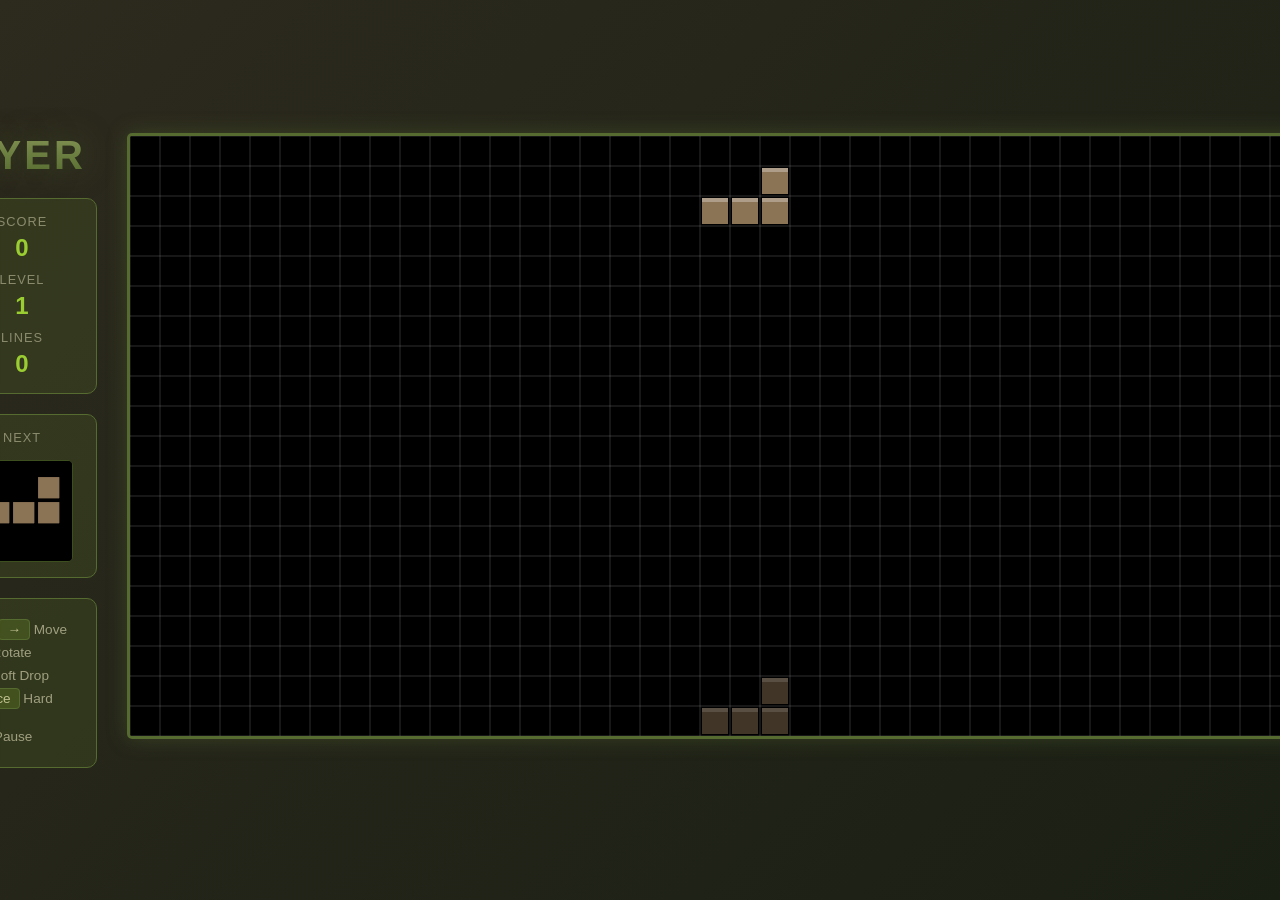
<file: index.html>
<!DOCTYPE html>
<html lang="en">
<head>
    <meta charset="UTF-8">
    <meta name="viewport" content="width=device-width, initial-scale=1.0">
    <title>Myer</title>
    <link rel="stylesheet" href="style.css">
</head>
<body>
    <div class="game-container">
        <div class="sidebar">
            <h1>MYER</h1>
            <div class="score-panel">
                <div class="stat">
                    <span class="label">Score</span>
                    <span id="score">0</span>
                </div>
                <div class="stat">
                    <span class="label">Level</span>
                    <span id="level">1</span>
                </div>
                <div class="stat">
                    <span class="label">Lines</span>
                    <span id="lines">0</span>
                </div>
            </div>
            <div class="next-piece">
                <span class="label">Next</span>
                <canvas id="next-canvas" width="100" height="100"></canvas>
            </div>
            <div class="controls">
                <p><kbd>&larr;</kbd> <kbd>&rarr;</kbd> Move</p>
                <p><kbd>&uarr;</kbd> Rotate</p>
                <p><kbd>&darr;</kbd> Soft Drop</p>
                <p><kbd>Space</kbd> Hard Drop</p>
                <p><kbd>P</kbd> Pause</p>
            </div>
        </div>
        <div class="game-board">
            <canvas id="game-canvas" width="1200" height="600"></canvas>
            <div id="game-over" class="overlay hidden">
                <h2>Game Over</h2>
                <p>Final Score: <span id="final-score">0</span></p>
                <button id="restart-btn">Play Again</button>
            </div>
            <div id="pause-screen" class="overlay hidden">
                <h2>Paused</h2>
                <p>Press P to resume</p>
            </div>
        </div>
    </div>
    <script src="game.js"></script>
</body>
</html>
</file>
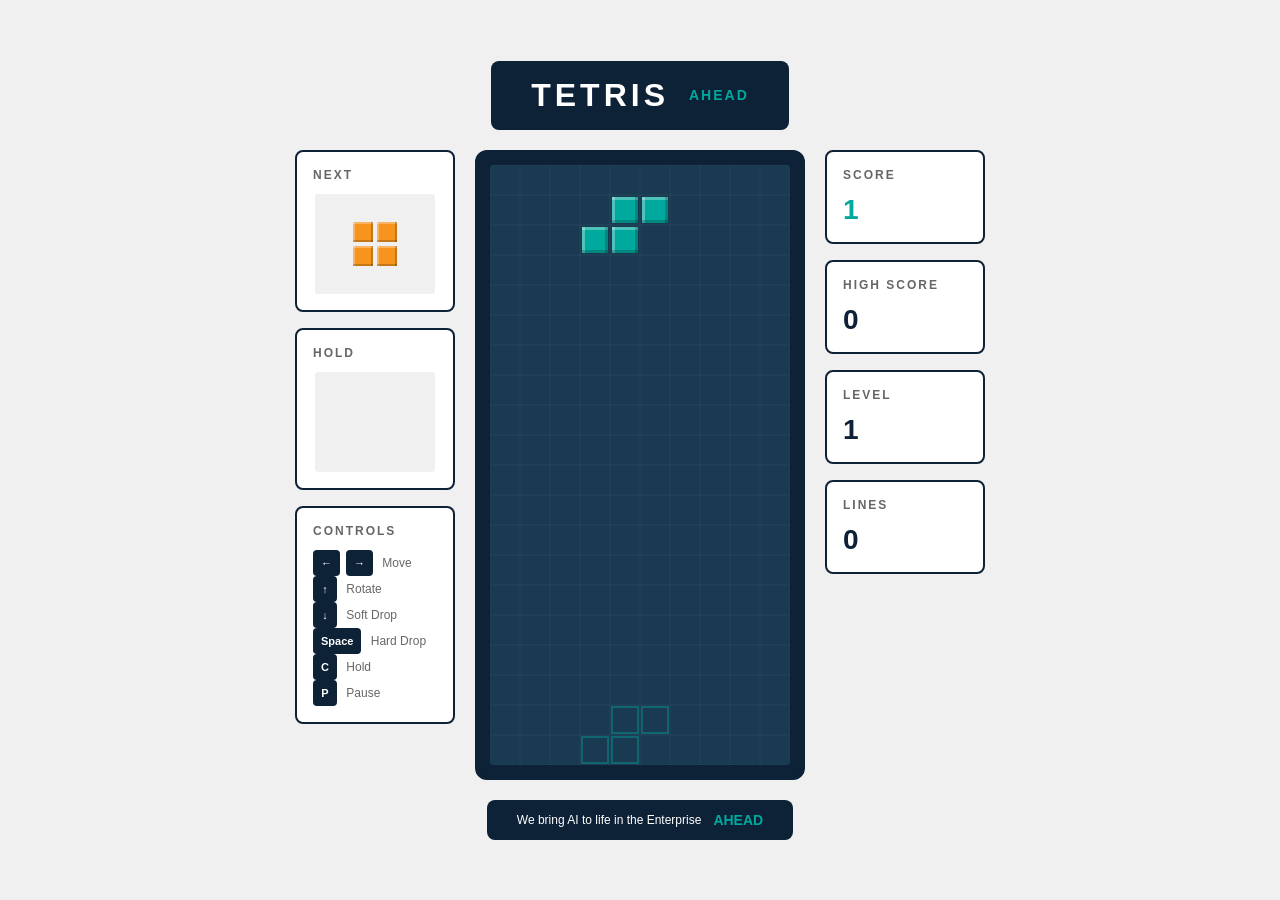
<file: tetris.html>
<!DOCTYPE html>
<html lang="en">
<head>
    <meta charset="UTF-8">
    <meta name="viewport" content="width=device-width, initial-scale=1.0">
    <title>TETRIS | AHEAD</title>
    <style>
        * {
            margin: 0;
            padding: 0;
            box-sizing: border-box;
        }

        body {
            background: #F0F0F0;
            display: flex;
            justify-content: center;
            align-items: center;
            min-height: 100vh;
            font-family: 'Segoe UI', Tahoma, Geneva, Verdana, sans-serif;
            color: #0D2137;
        }

        .game-container {
            display: flex;
            flex-direction: column;
            align-items: center;
            gap: 20px;
        }

        .header {
            background: #0D2137;
            padding: 16px 40px;
            border-radius: 8px;
            display: flex;
            align-items: center;
            gap: 20px;
        }

        .game-title {
            font-size: 32px;
            font-weight: bold;
            color: #FFFFFF;
            letter-spacing: 4px;
        }

        .brand {
            font-size: 14px;
            font-weight: bold;
            color: #00A99D;
            letter-spacing: 2px;
        }

        .game-area {
            display: flex;
            gap: 20px;
            align-items: flex-start;
        }

        .side-panel {
            display: flex;
            flex-direction: column;
            gap: 16px;
            width: 160px;
        }

        .panel {
            background: #FFFFFF;
            border-radius: 8px;
            padding: 16px;
            border: 2px solid #0D2137;
        }

        .panel-title {
            font-size: 12px;
            text-transform: uppercase;
            letter-spacing: 2px;
            color: #666666;
            margin-bottom: 12px;
            font-weight: 600;
        }

        .preview-canvas {
            display: block;
            margin: 0 auto;
            background: #F0F0F0;
            border-radius: 4px;
        }

        .stat-value {
            font-size: 28px;
            font-weight: bold;
            color: #0D2137;
        }

        .stat-value.highlight {
            color: #00A99D;
        }

        .controls-list {
            font-size: 12px;
            color: #666666;
            line-height: 2;
        }

        .controls-list span {
            display: inline-block;
            background: #0D2137;
            color: #FFFFFF;
            padding: 2px 8px;
            border-radius: 4px;
            font-weight: 600;
            font-size: 11px;
            margin-right: 6px;
            min-width: 24px;
            text-align: center;
        }

        .board-container {
            position: relative;
            background: #0D2137;
            border-radius: 12px;
            padding: 12px;
            border: 3px solid #0D2137;
        }

        #gameBoard {
            display: block;
            background: #1a3a52;
            border-radius: 4px;
        }

        .overlay {
            position: absolute;
            top: 12px;
            left: 12px;
            right: 12px;
            bottom: 12px;
            background: rgba(13, 33, 55, 0.95);
            display: flex;
            flex-direction: column;
            justify-content: center;
            align-items: center;
            border-radius: 4px;
            z-index: 10;
        }

        .overlay.hidden {
            display: none;
        }

        .overlay-title {
            font-size: 36px;
            font-weight: bold;
            margin-bottom: 20px;
            text-transform: uppercase;
            letter-spacing: 4px;
        }

        .overlay-title.game-over {
            color: #F7941D;
        }

        .overlay-title.paused {
            color: #00A99D;
        }

        .overlay-score {
            font-size: 24px;
            font-weight: 600;
            color: #FFFFFF;
            margin-bottom: 8px;
        }

        .overlay-instruction {
            font-size: 14px;
            color: #CCCCCC;
            margin-top: 20px;
        }

        .high-score-display {
            font-size: 16px;
            color: #F7941D;
            margin-top: 8px;
            font-weight: 600;
        }

        .footer {
            background: #0D2137;
            padding: 12px 30px;
            border-radius: 8px;
            display: flex;
            align-items: center;
            justify-content: center;
            gap: 12px;
        }

        .footer-text {
            font-size: 12px;
            color: #FFFFFF;
        }

        .footer-brand {
            font-size: 14px;
            font-weight: bold;
            color: #00A99D;
        }
    </style>
</head>
<body>
    <div class="game-container">
        <div class="header">
            <h1 class="game-title">TETRIS</h1>
            <span class="brand">AHEAD</span>
        </div>
        <div class="game-area">
            <div class="side-panel">
                <div class="panel">
                    <div class="panel-title">Next</div>
                    <canvas id="nextPiece" class="preview-canvas" width="120" height="100"></canvas>
                </div>
                <div class="panel">
                    <div class="panel-title">Hold</div>
                    <canvas id="holdPiece" class="preview-canvas" width="120" height="100"></canvas>
                </div>
                <div class="panel">
                    <div class="panel-title">Controls</div>
                    <div class="controls-list">
                        <span>&larr;</span><span>&rarr;</span> Move<br>
                        <span>&uarr;</span> Rotate<br>
                        <span>&darr;</span> Soft Drop<br>
                        <span>Space</span> Hard Drop<br>
                        <span>C</span> Hold<br>
                        <span>P</span> Pause
                    </div>
                </div>
            </div>
            <div class="board-container">
                <canvas id="gameBoard" width="300" height="600"></canvas>
                <div id="pauseOverlay" class="overlay hidden">
                    <div class="overlay-title paused">Paused</div>
                    <div class="overlay-instruction">Press P to resume</div>
                </div>
                <div id="gameOverOverlay" class="overlay hidden">
                    <div class="overlay-title game-over">Game Over</div>
                    <div id="finalScore" class="overlay-score">Score: 0</div>
                    <div id="highScoreDisplay" class="high-score-display"></div>
                    <div class="overlay-instruction">Press R to restart</div>
                </div>
            </div>
            <div class="side-panel">
                <div class="panel">
                    <div class="panel-title">Score</div>
                    <div id="score" class="stat-value highlight">0</div>
                </div>
                <div class="panel">
                    <div class="panel-title">High Score</div>
                    <div id="highScore" class="stat-value">0</div>
                </div>
                <div class="panel">
                    <div class="panel-title">Level</div>
                    <div id="level" class="stat-value">1</div>
                </div>
                <div class="panel">
                    <div class="panel-title">Lines</div>
                    <div id="lines" class="stat-value">0</div>
                </div>
            </div>
        </div>
        <div class="footer">
            <span class="footer-text">We bring AI to life in the Enterprise</span>
            <span class="footer-brand">AHEAD</span>
        </div>
    </div>

    <script>
        // ============================================
        // CONSTANTS
        // ============================================
        const BOARD_WIDTH = 10;
        const BOARD_HEIGHT = 20;
        const BLOCK_SIZE = 30;
        const PREVIEW_BLOCK_SIZE = 24;

        // AHEAD Brand Colors applied to Tetrominoes
        const COLORS = {
            I: '#00A99D',  // Teal - accent color
            O: '#F7941D',  // Orange - highlight color
            T: '#0D2137',  // Dark Navy - primary
            S: '#00A99D',  // Teal
            Z: '#F7941D',  // Orange
            J: '#0D2137',  // Dark Navy
            L: '#1a5a6e'   // Medium teal-navy blend
        };

        // Tetromino shapes (each rotation state)
        const SHAPES = {
            I: [
                [[0, 0, 0, 0], [1, 1, 1, 1], [0, 0, 0, 0], [0, 0, 0, 0]],
                [[0, 0, 1, 0], [0, 0, 1, 0], [0, 0, 1, 0], [0, 0, 1, 0]],
                [[0, 0, 0, 0], [0, 0, 0, 0], [1, 1, 1, 1], [0, 0, 0, 0]],
                [[0, 1, 0, 0], [0, 1, 0, 0], [0, 1, 0, 0], [0, 1, 0, 0]]
            ],
            O: [
                [[1, 1], [1, 1]],
                [[1, 1], [1, 1]],
                [[1, 1], [1, 1]],
                [[1, 1], [1, 1]]
            ],
            T: [
                [[0, 1, 0], [1, 1, 1], [0, 0, 0]],
                [[0, 1, 0], [0, 1, 1], [0, 1, 0]],
                [[0, 0, 0], [1, 1, 1], [0, 1, 0]],
                [[0, 1, 0], [1, 1, 0], [0, 1, 0]]
            ],
            S: [
                [[0, 1, 1], [1, 1, 0], [0, 0, 0]],
                [[0, 1, 0], [0, 1, 1], [0, 0, 1]],
                [[0, 0, 0], [0, 1, 1], [1, 1, 0]],
                [[1, 0, 0], [1, 1, 0], [0, 1, 0]]
            ],
            Z: [
                [[1, 1, 0], [0, 1, 1], [0, 0, 0]],
                [[0, 0, 1], [0, 1, 1], [0, 1, 0]],
                [[0, 0, 0], [1, 1, 0], [0, 1, 1]],
                [[0, 1, 0], [1, 1, 0], [1, 0, 0]]
            ],
            J: [
                [[1, 0, 0], [1, 1, 1], [0, 0, 0]],
                [[0, 1, 1], [0, 1, 0], [0, 1, 0]],
                [[0, 0, 0], [1, 1, 1], [0, 0, 1]],
                [[0, 1, 0], [0, 1, 0], [1, 1, 0]]
            ],
            L: [
                [[0, 0, 1], [1, 1, 1], [0, 0, 0]],
                [[0, 1, 0], [0, 1, 0], [0, 1, 1]],
                [[0, 0, 0], [1, 1, 1], [1, 0, 0]],
                [[1, 1, 0], [0, 1, 0], [0, 1, 0]]
            ]
        };

        // Wall kick data for SRS
        const WALL_KICKS = {
            normal: [
                [[0, 0], [-1, 0], [-1, 1], [0, -2], [-1, -2]],
                [[0, 0], [1, 0], [1, -1], [0, 2], [1, 2]],
                [[0, 0], [1, 0], [1, 1], [0, -2], [1, -2]],
                [[0, 0], [-1, 0], [-1, -1], [0, 2], [-1, 2]]
            ],
            I: [
                [[0, 0], [-2, 0], [1, 0], [-2, -1], [1, 2]],
                [[0, 0], [-1, 0], [2, 0], [-1, 2], [2, -1]],
                [[0, 0], [2, 0], [-1, 0], [2, 1], [-1, -2]],
                [[0, 0], [1, 0], [-2, 0], [1, -2], [-2, 1]]
            ]
        };

        // ============================================
        // GAME STATE
        // ============================================
        let board = [];
        let currentPiece = null;
        let nextPiece = null;
        let holdPiece = null;
        let canHold = true;
        let score = 0;
        let level = 1;
        let lines = 0;
        let highScore = parseInt(localStorage.getItem('tetrisHighScore')) || 0;
        let gameOver = false;
        let paused = false;
        let lastDropTime = 0;
        let lockDelay = 0;
        let isLocking = false;
        let clearingLines = false;
        let linesToClear = [];
        let clearAnimationFrame = 0;

        // ============================================
        // CANVAS SETUP
        // ============================================
        const canvas = document.getElementById('gameBoard');
        const ctx = canvas.getContext('2d');
        const nextCanvas = document.getElementById('nextPiece');
        const nextCtx = nextCanvas.getContext('2d');
        const holdCanvas = document.getElementById('holdPiece');
        const holdCtx = holdCanvas.getContext('2d');

        // ============================================
        // PIECE CLASS
        // ============================================
        class Piece {
            constructor(type) {
                this.type = type;
                this.color = COLORS[type];
                this.rotationState = 0;
                this.shape = SHAPES[type][0];
                this.x = Math.floor(BOARD_WIDTH / 2) - Math.ceil(this.shape[0].length / 2);
                this.y = 0;
            }

            getShape() {
                return SHAPES[this.type][this.rotationState];
            }

            rotate(direction = 1) {
                return (this.rotationState + direction + 4) % 4;
            }
        }

        // ============================================
        // BOARD MANAGEMENT
        // ============================================
        function createBoard() {
            board = [];
            for (let y = 0; y < BOARD_HEIGHT; y++) {
                board[y] = [];
                for (let x = 0; x < BOARD_WIDTH; x++) {
                    board[y][x] = null;
                }
            }
        }

        function getRandomPiece() {
            const pieces = ['I', 'O', 'T', 'S', 'Z', 'J', 'L'];
            const type = pieces[Math.floor(Math.random() * pieces.length)];
            return new Piece(type);
        }

        // ============================================
        // COLLISION DETECTION
        // ============================================
        function isValidPosition(piece, offsetX = 0, offsetY = 0, rotationState = null) {
            const shape = rotationState !== null ? SHAPES[piece.type][rotationState] : piece.getShape();
            const newX = piece.x + offsetX;
            const newY = piece.y + offsetY;

            for (let y = 0; y < shape.length; y++) {
                for (let x = 0; x < shape[y].length; x++) {
                    if (shape[y][x]) {
                        const boardX = newX + x;
                        const boardY = newY + y;

                        if (boardX < 0 || boardX >= BOARD_WIDTH || boardY >= BOARD_HEIGHT) {
                            return false;
                        }

                        if (boardY >= 0 && board[boardY][boardX]) {
                            return false;
                        }
                    }
                }
            }
            return true;
        }

        function tryRotate(piece, direction = 1) {
            const newRotation = piece.rotate(direction);
            const kicks = piece.type === 'I' ? WALL_KICKS.I : WALL_KICKS.normal;
            const kickIndex = piece.rotationState;

            for (const [dx, dy] of kicks[kickIndex]) {
                if (isValidPosition(piece, dx, -dy, newRotation)) {
                    piece.rotationState = newRotation;
                    piece.x += dx;
                    piece.y -= dy;
                    return true;
                }
            }
            return false;
        }

        // ============================================
        // PIECE LOCKING
        // ============================================
        function lockPiece() {
            const shape = currentPiece.getShape();
            for (let y = 0; y < shape.length; y++) {
                for (let x = 0; x < shape[y].length; x++) {
                    if (shape[y][x]) {
                        const boardY = currentPiece.y + y;
                        const boardX = currentPiece.x + x;
                        if (boardY >= 0) {
                            board[boardY][boardX] = currentPiece.color;
                        }
                    }
                }
            }

            isLocking = false;
            lockDelay = 0;
            canHold = true;
            checkLines();
        }

        // ============================================
        // LINE CLEARING
        // ============================================
        function checkLines() {
            linesToClear = [];
            for (let y = BOARD_HEIGHT - 1; y >= 0; y--) {
                if (board[y].every(cell => cell !== null)) {
                    linesToClear.push(y);
                }
            }

            if (linesToClear.length > 0) {
                clearingLines = true;
                clearAnimationFrame = 0;
            } else {
                spawnNewPiece();
            }
        }

        function clearLines() {
            const lineScores = [0, 100, 300, 500, 800];
            score += lineScores[linesToClear.length] * level;

            for (const lineY of linesToClear) {
                board.splice(lineY, 1);
                board.unshift(Array(BOARD_WIDTH).fill(null));
            }

            lines += linesToClear.length;
            const newLevel = Math.floor(lines / 10) + 1;
            if (newLevel > level) {
                level = newLevel;
            }

            updateUI();
            clearingLines = false;
            linesToClear = [];
            spawnNewPiece();
        }

        // ============================================
        // GHOST PIECE
        // ============================================
        function getGhostY() {
            let ghostY = currentPiece.y;
            while (isValidPosition(currentPiece, 0, ghostY - currentPiece.y + 1)) {
                ghostY++;
            }
            return ghostY;
        }

        // ============================================
        // SPAWNING
        // ============================================
        function spawnNewPiece() {
            currentPiece = nextPiece || getRandomPiece();
            nextPiece = getRandomPiece();

            if (!isValidPosition(currentPiece)) {
                endGame();
            }
        }

        // ============================================
        // MOVEMENT
        // ============================================
        function moveLeft() {
            if (isValidPosition(currentPiece, -1, 0)) {
                currentPiece.x--;
                resetLockDelay();
            }
        }

        function moveRight() {
            if (isValidPosition(currentPiece, 1, 0)) {
                currentPiece.x++;
                resetLockDelay();
            }
        }

        function moveDown() {
            if (isValidPosition(currentPiece, 0, 1)) {
                currentPiece.y++;
                score += 1;
                updateUI();
                return true;
            }
            return false;
        }

        function hardDrop() {
            let dropDistance = 0;
            while (isValidPosition(currentPiece, 0, 1)) {
                currentPiece.y++;
                dropDistance++;
            }
            score += dropDistance * 2;
            updateUI();
            lockPiece();
        }

        function rotatePiece() {
            if (currentPiece.type !== 'O') {
                tryRotate(currentPiece);
                resetLockDelay();
            }
        }

        function resetLockDelay() {
            if (isLocking) {
                lockDelay = 0;
            }
        }

        // ============================================
        // HOLD PIECE
        // ============================================
        function holdCurrentPiece() {
            if (!canHold) return;

            const currentType = currentPiece.type;
            if (holdPiece) {
                currentPiece = new Piece(holdPiece.type);
            } else {
                currentPiece = nextPiece;
                nextPiece = getRandomPiece();
            }
            holdPiece = new Piece(currentType);
            canHold = false;
        }

        // ============================================
        // GAME STATE
        // ============================================
        function endGame() {
            gameOver = true;
            if (score > highScore) {
                highScore = score;
                localStorage.setItem('tetrisHighScore', highScore);
            }
            document.getElementById('finalScore').textContent = `Score: ${score.toLocaleString()}`;
            document.getElementById('highScoreDisplay').textContent = `High Score: ${highScore.toLocaleString()}`;
            document.getElementById('gameOverOverlay').classList.remove('hidden');
            updateUI();
        }

        function restartGame() {
            createBoard();
            score = 0;
            level = 1;
            lines = 0;
            gameOver = false;
            paused = false;
            holdPiece = null;
            canHold = true;
            isLocking = false;
            lockDelay = 0;
            clearingLines = false;
            linesToClear = [];
            nextPiece = getRandomPiece();
            spawnNewPiece();
            document.getElementById('gameOverOverlay').classList.add('hidden');
            document.getElementById('pauseOverlay').classList.add('hidden');
            updateUI();
            lastDropTime = performance.now();
        }

        function togglePause() {
            if (gameOver) return;
            paused = !paused;
            document.getElementById('pauseOverlay').classList.toggle('hidden', !paused);
            if (!paused) {
                lastDropTime = performance.now();
            }
        }

        // ============================================
        // UI UPDATES
        // ============================================
        function updateUI() {
            document.getElementById('score').textContent = score.toLocaleString();
            document.getElementById('highScore').textContent = highScore.toLocaleString();
            document.getElementById('level').textContent = level;
            document.getElementById('lines').textContent = lines;
        }

        // ============================================
        // RENDERING
        // ============================================
        function drawBlock(ctx, x, y, color, size = BLOCK_SIZE, isGhost = false) {
            const padding = 2;
            const bx = x * size + padding;
            const by = y * size + padding;
            const bw = size - padding * 2;
            const bh = size - padding * 2;

            if (isGhost) {
                ctx.strokeStyle = color;
                ctx.lineWidth = 2;
                ctx.globalAlpha = 0.4;
                ctx.strokeRect(bx, by, bw, bh);
                ctx.globalAlpha = 1;
            } else {
                // Main block
                ctx.fillStyle = color;
                ctx.fillRect(bx, by, bw, bh);

                // Highlight (top-left)
                ctx.fillStyle = 'rgba(255, 255, 255, 0.3)';
                ctx.fillRect(bx, by, bw, 3);
                ctx.fillRect(bx, by, 3, bh);

                // Shadow (bottom-right)
                ctx.fillStyle = 'rgba(0, 0, 0, 0.2)';
                ctx.fillRect(bx, by + bh - 3, bw, 3);
                ctx.fillRect(bx + bw - 3, by, 3, bh);
            }
        }

        function drawBoard() {
            // Clear canvas
            ctx.fillStyle = '#1a3a52';
            ctx.fillRect(0, 0, canvas.width, canvas.height);

            // Draw subtle grid
            ctx.strokeStyle = 'rgba(255, 255, 255, 0.05)';
            ctx.lineWidth = 1;
            for (let x = 0; x <= BOARD_WIDTH; x++) {
                ctx.beginPath();
                ctx.moveTo(x * BLOCK_SIZE, 0);
                ctx.lineTo(x * BLOCK_SIZE, canvas.height);
                ctx.stroke();
            }
            for (let y = 0; y <= BOARD_HEIGHT; y++) {
                ctx.beginPath();
                ctx.moveTo(0, y * BLOCK_SIZE);
                ctx.lineTo(canvas.width, y * BLOCK_SIZE);
                ctx.stroke();
            }

            // Draw placed blocks
            for (let y = 0; y < BOARD_HEIGHT; y++) {
                for (let x = 0; x < BOARD_WIDTH; x++) {
                    if (board[y][x]) {
                        if (clearingLines && linesToClear.includes(y)) {
                            // Flash effect
                            if (Math.floor(clearAnimationFrame / 3) % 2 === 0) {
                                ctx.fillStyle = '#FFFFFF';
                                ctx.fillRect(x * BLOCK_SIZE + 2, y * BLOCK_SIZE + 2, BLOCK_SIZE - 4, BLOCK_SIZE - 4);
                            }
                        } else {
                            drawBlock(ctx, x, y, board[y][x]);
                        }
                    }
                }
            }
        }

        function drawGhostPiece() {
            if (!currentPiece) return;
            const ghostY = getGhostY();
            if (ghostY === currentPiece.y) return;

            const shape = currentPiece.getShape();
            for (let y = 0; y < shape.length; y++) {
                for (let x = 0; x < shape[y].length; x++) {
                    if (shape[y][x]) {
                        drawBlock(ctx, currentPiece.x + x, ghostY + y, currentPiece.color, BLOCK_SIZE, true);
                    }
                }
            }
        }

        function drawCurrentPiece() {
            if (!currentPiece) return;
            const shape = currentPiece.getShape();

            for (let y = 0; y < shape.length; y++) {
                for (let x = 0; x < shape[y].length; x++) {
                    if (shape[y][x]) {
                        drawBlock(ctx, currentPiece.x + x, currentPiece.y + y, currentPiece.color);
                    }
                }
            }
        }

        function drawPreviewPiece(ctx, piece, canvasWidth, canvasHeight) {
            ctx.fillStyle = '#F0F0F0';
            ctx.fillRect(0, 0, canvasWidth, canvasHeight);

            if (!piece) return;

            const shape = SHAPES[piece.type][0];
            const color = COLORS[piece.type];
            const size = PREVIEW_BLOCK_SIZE;
            const pieceWidth = shape[0].length * size;
            const pieceHeight = shape.length * size;
            const offsetX = (canvasWidth - pieceWidth) / 2;
            const offsetY = (canvasHeight - pieceHeight) / 2;

            for (let y = 0; y < shape.length; y++) {
                for (let x = 0; x < shape[y].length; x++) {
                    if (shape[y][x]) {
                        const bx = offsetX + x * size + 2;
                        const by = offsetY + y * size + 2;
                        const bw = size - 4;
                        const bh = size - 4;

                        ctx.fillStyle = color;
                        ctx.fillRect(bx, by, bw, bh);

                        // Highlight
                        ctx.fillStyle = 'rgba(255, 255, 255, 0.3)';
                        ctx.fillRect(bx, by, bw, 2);
                        ctx.fillRect(bx, by, 2, bh);

                        // Shadow
                        ctx.fillStyle = 'rgba(0, 0, 0, 0.2)';
                        ctx.fillRect(bx, by + bh - 2, bw, 2);
                        ctx.fillRect(bx + bw - 2, by, 2, bh);
                    }
                }
            }
        }

        function render() {
            drawBoard();
            if (!gameOver && !paused && currentPiece) {
                drawGhostPiece();
                drawCurrentPiece();
            }
            drawPreviewPiece(nextCtx, nextPiece, nextCanvas.width, nextCanvas.height);
            drawPreviewPiece(holdCtx, holdPiece, holdCanvas.width, holdCanvas.height);
        }

        // ============================================
        // GAME LOOP
        // ============================================
        function getDropInterval() {
            return Math.max(100, 800 - (level - 1) * 75);
        }

        function gameLoop(currentTime) {
            requestAnimationFrame(gameLoop);

            if (gameOver || paused) {
                render();
                return;
            }

            if (clearingLines) {
                clearAnimationFrame++;
                if (clearAnimationFrame > 18) {
                    clearLines();
                }
                render();
                return;
            }

            const dropInterval = getDropInterval();
            if (currentTime - lastDropTime > dropInterval) {
                if (!moveDown()) {
                    if (!isLocking) {
                        isLocking = true;
                        lockDelay = currentTime;
                    }
                }
                lastDropTime = currentTime;
            }

            if (isLocking && currentTime - lockDelay > 500) {
                lockPiece();
            }

            render();
        }

        // ============================================
        // INPUT HANDLING
        // ============================================
        document.addEventListener('keydown', (e) => {
            if (gameOver) {
                if (e.key === 'r' || e.key === 'R') {
                    restartGame();
                }
                return;
            }

            if (e.key === 'p' || e.key === 'P') {
                togglePause();
                return;
            }

            if (paused) return;

            switch (e.key) {
                case 'ArrowLeft':
                    moveLeft();
                    break;
                case 'ArrowRight':
                    moveRight();
                    break;
                case 'ArrowDown':
                    moveDown();
                    lastDropTime = performance.now();
                    break;
                case 'ArrowUp':
                    rotatePiece();
                    break;
                case ' ':
                    e.preventDefault();
                    hardDrop();
                    break;
                case 'c':
                case 'C':
                    holdCurrentPiece();
                    break;
            }
        });

        // ============================================
        // INITIALIZATION
        // ============================================
        function init() {
            createBoard();
            nextPiece = getRandomPiece();
            spawnNewPiece();
            updateUI();
            lastDropTime = performance.now();
            requestAnimationFrame(gameLoop);
        }

        init();
    </script>
</body>
</html>
</file>
<file: style.css>
* {
    margin: 0;
    padding: 0;
    box-sizing: border-box;
}

body {
    background: linear-gradient(135deg, #2d2a1e 0%, #1a1f14 100%);
    min-height: 100vh;
    display: flex;
    justify-content: center;
    align-items: center;
    font-family: 'Segoe UI', Tahoma, Geneva, Verdana, sans-serif;
    color: #d4c9a8;
}

.game-container {
    display: flex;
    gap: 30px;
    padding: 20px;
}

.sidebar {
    display: flex;
    flex-direction: column;
    gap: 20px;
    min-width: 150px;
}

h1 {
    font-size: 2.5rem;
    text-align: center;
    background: linear-gradient(180deg, #8b9a5b 0%, #556b2f 100%);
    -webkit-background-clip: text;
    -webkit-text-fill-color: transparent;
    background-clip: text;
    text-shadow: 0 0 30px rgba(85, 107, 47, 0.5);
    letter-spacing: 3px;
}

.score-panel {
    background: rgba(74, 93, 35, 0.3);
    border: 1px solid #556b2f;
    border-radius: 10px;
    padding: 15px;
    display: flex;
    flex-direction: column;
    gap: 10px;
}

.stat {
    display: flex;
    flex-direction: column;
    align-items: center;
}

.label {
    font-size: 0.8rem;
    text-transform: uppercase;
    color: #8b8b6e;
    margin-bottom: 5px;
    letter-spacing: 1px;
}

.stat span:last-child {
    font-size: 1.5rem;
    font-weight: bold;
    color: #9acd32;
}

.next-piece {
    background: rgba(74, 93, 35, 0.3);
    border: 1px solid #556b2f;
    border-radius: 10px;
    padding: 15px;
    display: flex;
    flex-direction: column;
    align-items: center;
}

#next-canvas {
    background: rgba(0, 0, 0, 0.4);
    border: 1px solid #3d4f1f;
    border-radius: 5px;
    margin-top: 10px;
}

.controls {
    background: rgba(74, 93, 35, 0.3);
    border: 1px solid #556b2f;
    border-radius: 10px;
    padding: 15px;
    font-size: 0.85rem;
}

.controls p {
    margin: 8px 0;
    color: #a0a080;
}

kbd {
    background: rgba(107, 142, 35, 0.3);
    border: 1px solid #556b2f;
    padding: 2px 8px;
    border-radius: 4px;
    font-family: inherit;
    color: #c0c090;
}

.game-board {
    position: relative;
}

#game-canvas {
    background: rgba(0, 0, 0, 0.6);
    border: 3px solid #556b2f;
    border-radius: 5px;
    box-shadow: 0 0 20px rgba(85, 107, 47, 0.4);
}

.overlay {
    position: absolute;
    top: 0;
    left: 0;
    right: 0;
    bottom: 0;
    background: rgba(26, 31, 20, 0.95);
    display: flex;
    flex-direction: column;
    justify-content: center;
    align-items: center;
    border-radius: 5px;
}

.overlay.hidden {
    display: none;
}

.overlay h2 {
    font-size: 2rem;
    margin-bottom: 20px;
    color: #cd853f;
    letter-spacing: 2px;
}

.overlay p {
    margin-bottom: 20px;
    font-size: 1.2rem;
}

#restart-btn {
    background: linear-gradient(180deg, #6b8e23 0%, #556b2f 100%);
    border: 2px solid #8b9a5b;
    padding: 12px 30px;
    font-size: 1rem;
    color: #fff;
    border-radius: 5px;
    cursor: pointer;
    transition: transform 0.2s, box-shadow 0.2s;
    text-transform: uppercase;
    letter-spacing: 2px;
}

#restart-btn:hover {
    transform: scale(1.05);
    box-shadow: 0 0 20px rgba(107, 142, 35, 0.5);
}

#pause-screen h2 {
    color: #9acd32;
}
</file>
